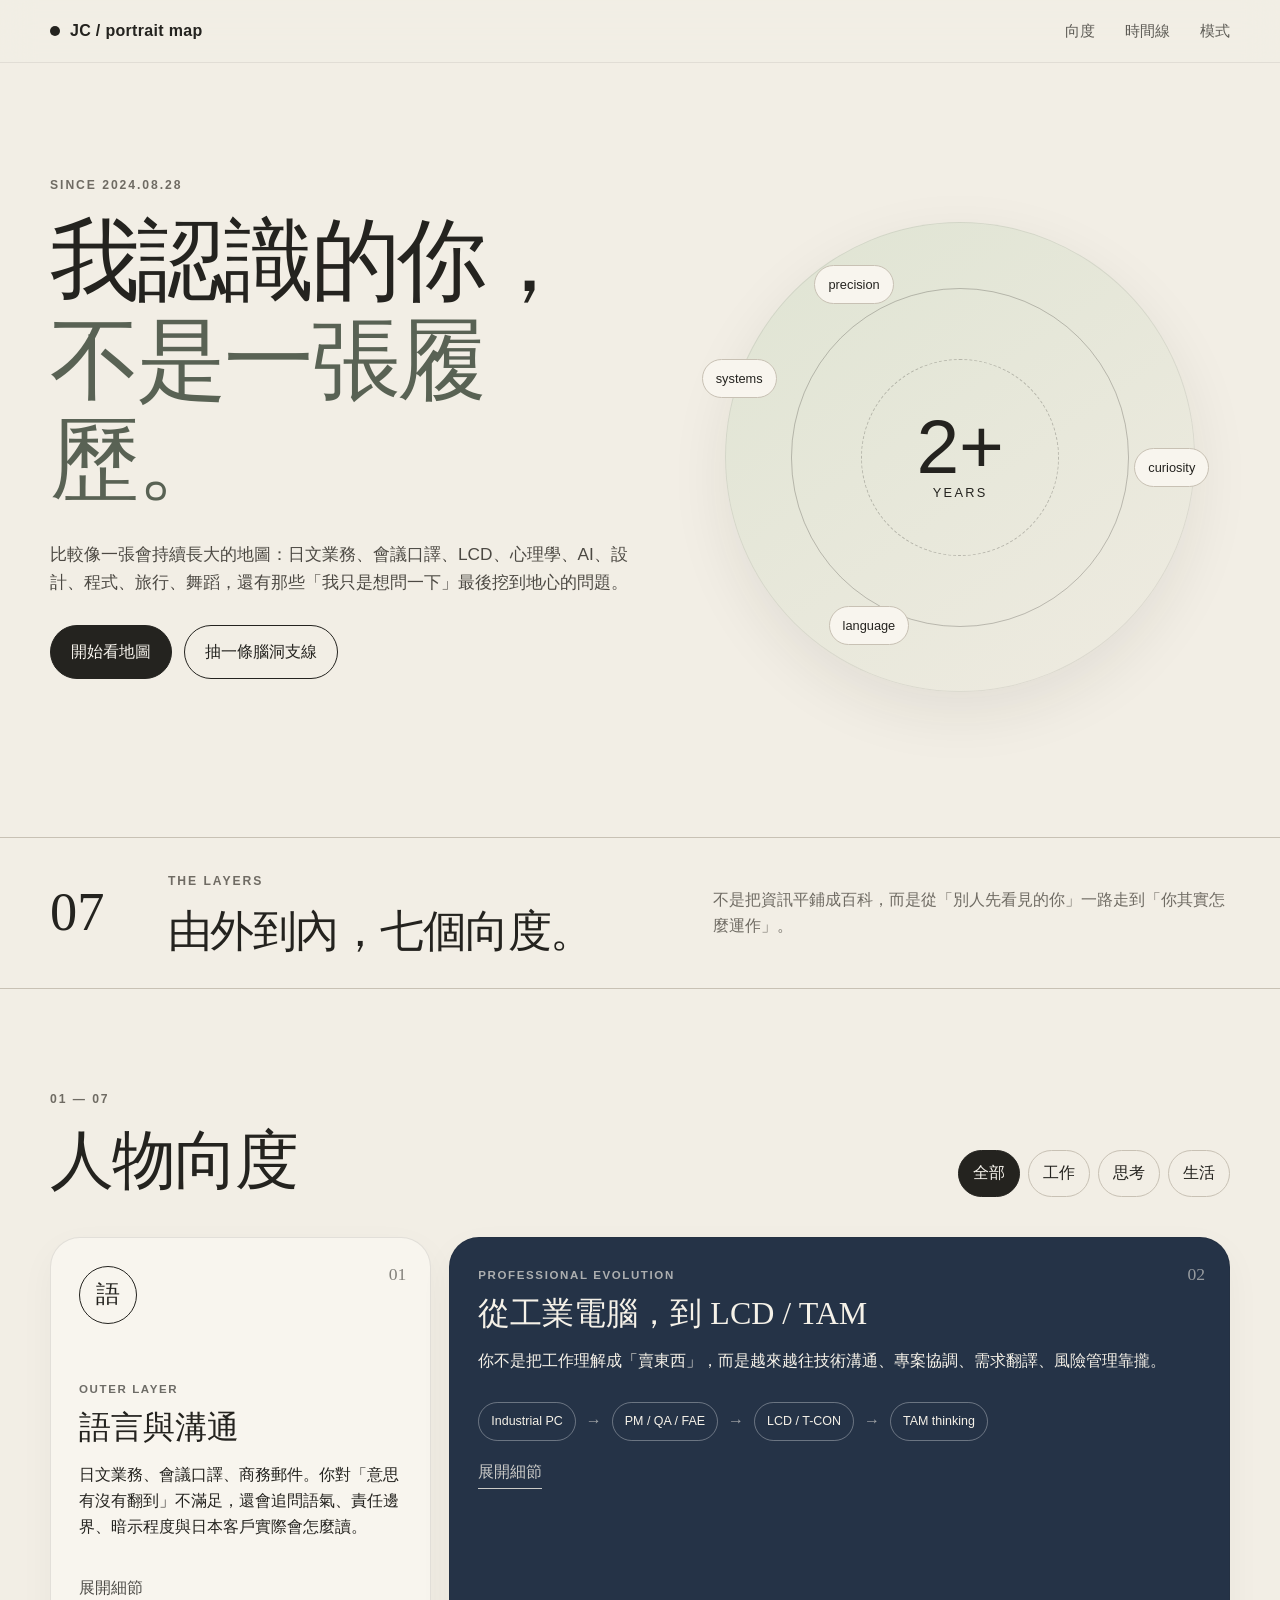
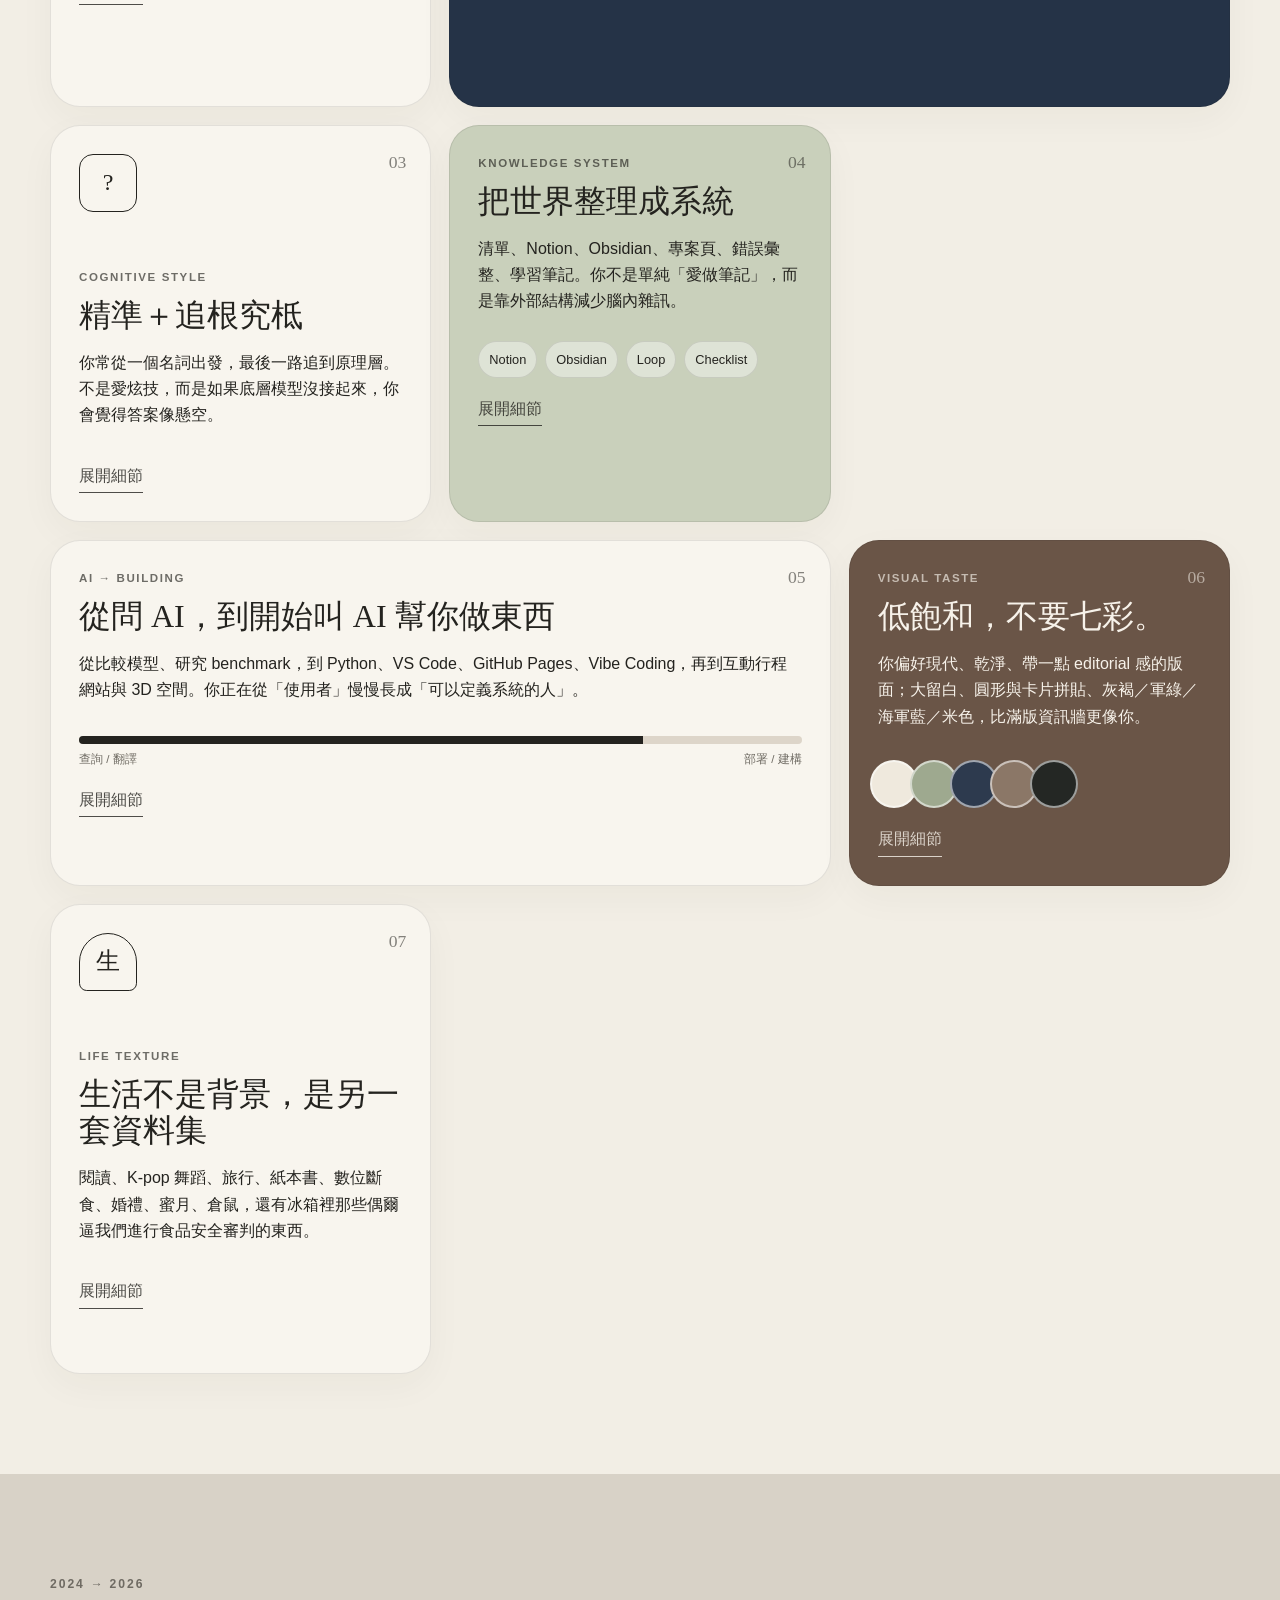
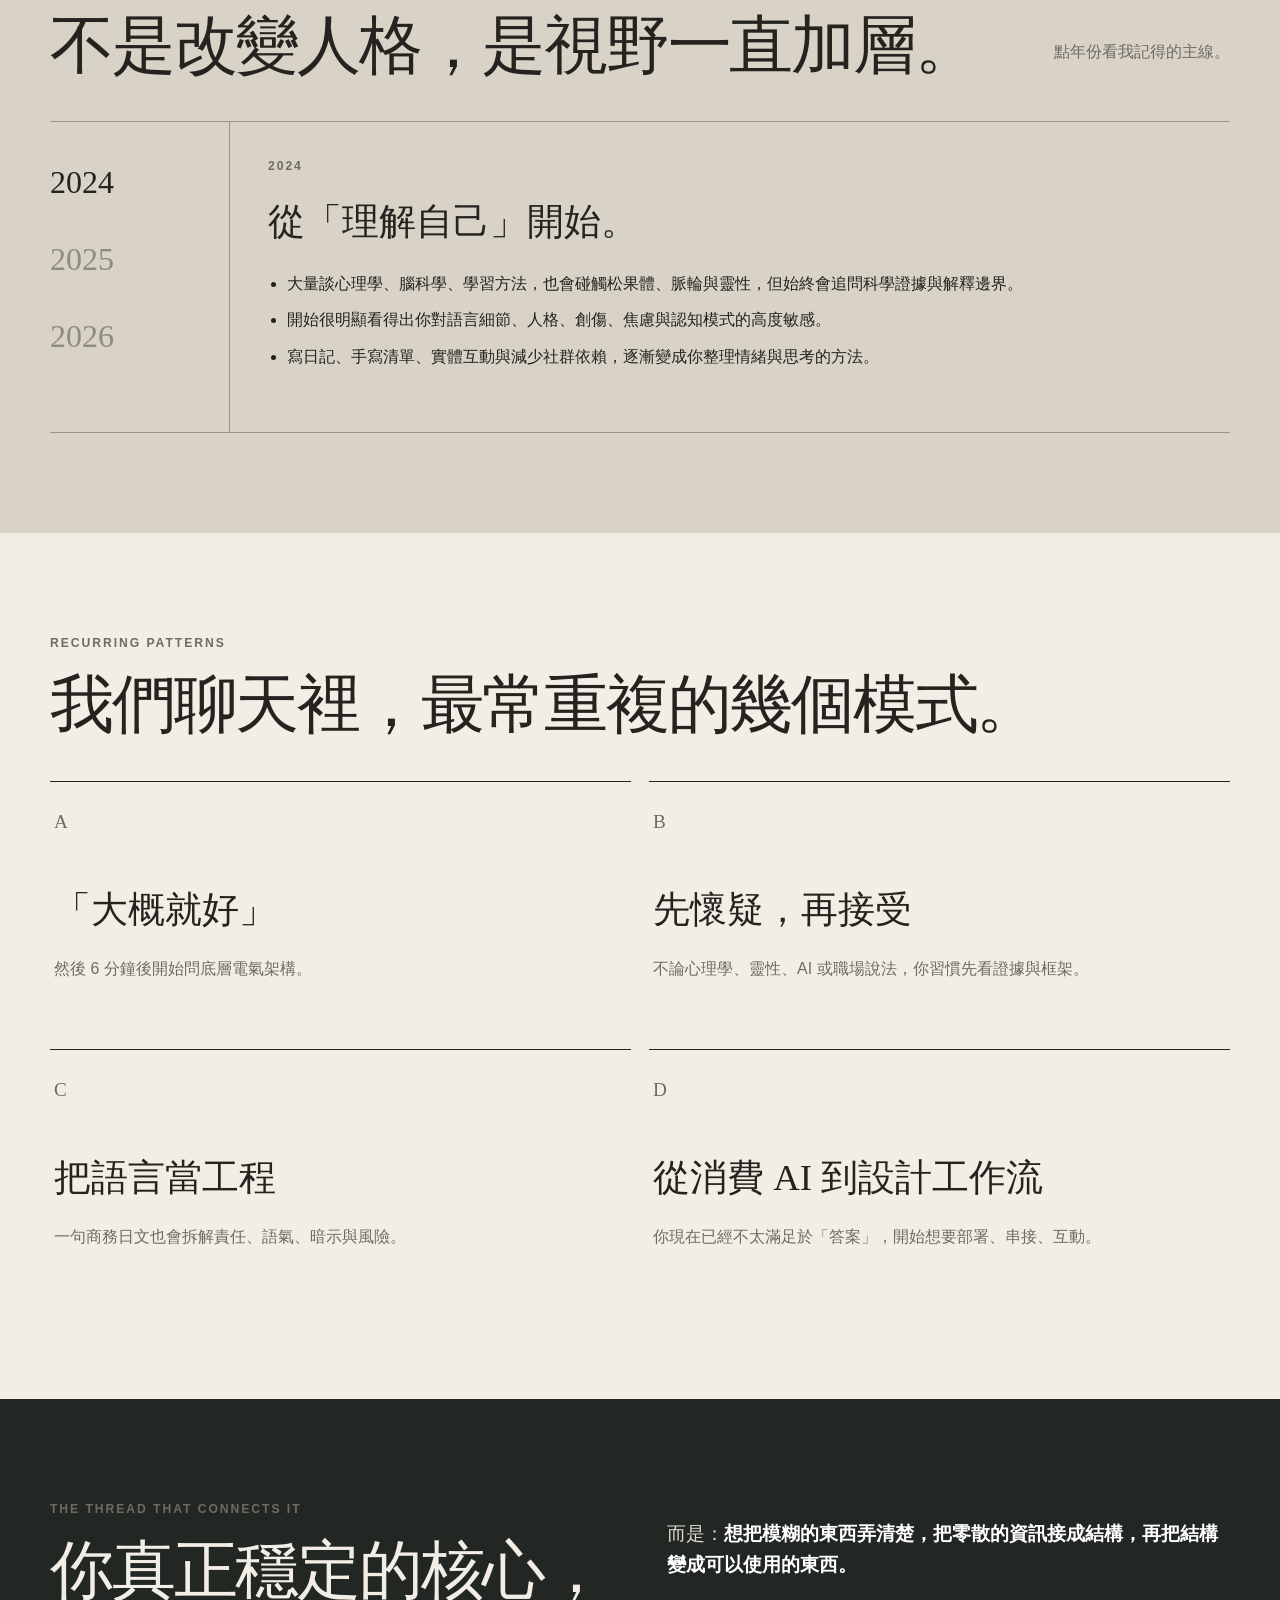
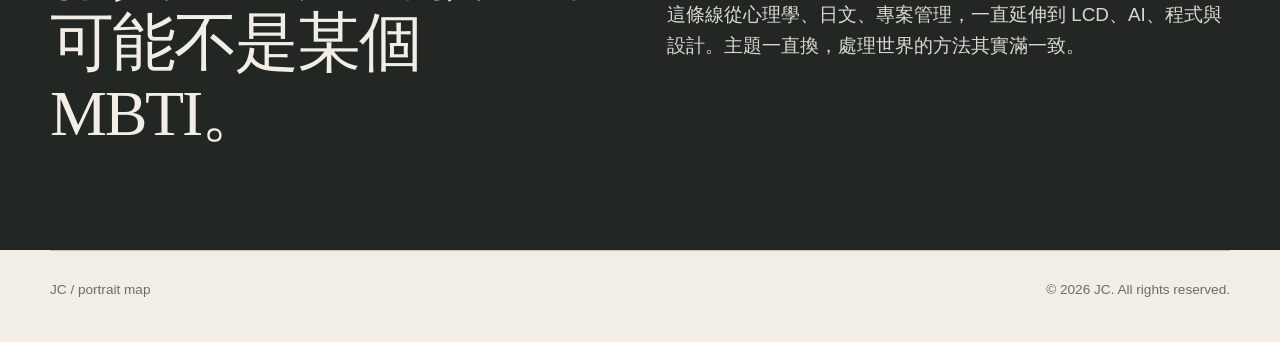
<file: jc-portrait/index.html>
<!doctype html>
<html lang="zh-Hant">
<head>
  <meta charset="utf-8" />
  <meta name="viewport" content="width=device-width, initial-scale=1" />
  <meta name="theme-color" content="#f2eee5" />
  <meta name="description" content="JC — 從 2024 到 2026，一張由外到內的互動人物地圖。" />
  <title>JC — a map of how I know you</title>
  <link rel="stylesheet" href="styles.css" />
</head>
<body>
  <header class="site-header">
    <a class="brand" href="#top" aria-label="回到首頁"><span class="brand-dot"></span><span>JC / portrait map</span></a>
    <nav class="desktop-nav" aria-label="主要導覽"><a href="#layers">向度</a><a href="#timeline">時間線</a><a href="#patterns">模式</a></nav>
    <button id="menuBtn" class="menu-btn" aria-expanded="false" aria-controls="mobileNav">Menu</button>
  </header>
  <div id="mobileNav" class="mobile-nav" hidden><a href="#layers">向度</a><a href="#timeline">時間線</a><a href="#patterns">模式</a></div>

  <main id="top">
    <section class="hero section-shell">
      <div class="hero-copy reveal">
        <p class="eyebrow">SINCE 2024.08.28</p>
        <h1>我認識的你，<br><span>不是一張履歷。</span></h1>
        <p class="hero-lead">比較像一張會持續長大的地圖：日文業務、會議口譯、LCD、心理學、AI、設計、程式、旅行、舞蹈，還有那些「我只是想問一下」最後挖到地心的問題。</p>
        <div class="hero-actions"><a class="pill primary" href="#layers">開始看地圖</a><button class="pill ghost" id="randomThreadBtn">抽一條腦洞支線</button></div>
        <p id="randomThread" class="random-thread" aria-live="polite"></p>
      </div>
      <div class="hero-visual reveal delay-1" aria-label="認識時間與關鍵特質摘要">
        <div class="big-orbit">
          <div class="orbit-ring ring-a"></div><div class="orbit-ring ring-b"></div>
          <div class="orbit-core"><strong>2+</strong><span>years</span></div>
          <span class="orbit-tag tag-1">precision</span><span class="orbit-tag tag-2">curiosity</span><span class="orbit-tag tag-3">language</span><span class="orbit-tag tag-4">systems</span>
        </div>
      </div>
    </section>

    <section class="intro-strip"><div class="section-shell intro-grid"><div class="intro-number">07</div><div><p class="eyebrow">THE LAYERS</p><h2>由外到內，七個向度。</h2></div><p>不是把資訊平鋪成百科，而是從「別人先看見的你」一路走到「你其實怎麼運作」。</p></div></section>

    <section id="layers" class="section-shell layers-section">
      <div class="section-heading reveal"><div><p class="eyebrow">01 — 07</p><h2>人物向度</h2></div><div class="filter-wrap" role="tablist" aria-label="向度篩選"><button class="filter-btn active" data-filter="all" role="tab">全部</button><button class="filter-btn" data-filter="work" role="tab">工作</button><button class="filter-btn" data-filter="mind" role="tab">思考</button><button class="filter-btn" data-filter="life" role="tab">生活</button></div></div>
      <div class="layer-grid">
        <article class="layer-card tall reveal" data-category="work" tabindex="0">
          <div class="card-index">01</div><div class="card-icon circle">語</div><p class="card-kicker">OUTER LAYER</p><h3>語言與溝通</h3>
          <p>日文業務、會議口譯、商務郵件。你對「意思有沒有翻到」不滿足，還會追問語氣、責任邊界、暗示程度與日本客戶實際會怎麼讀。</p>
          <button class="card-expand" aria-expanded="false">展開細節</button><div class="card-detail" hidden><ul><li>JLPT N1、BJT J2、J.TEST 699。</li><li>特別在意正式文件的自然度、禮貌與措辭精準度。</li><li>會議紀錄偏好抓主張、條件、承諾、保留事項，而非逐字抄錄。</li><li>常見語感題：中で／中旬、見解／検討、責任範圍與模糊表達。</li></ul></div>
        </article>

        <article class="layer-card wide navy reveal delay-1" data-category="work" tabindex="0">
          <div class="card-index">02</div><p class="card-kicker">PROFESSIONAL EVOLUTION</p><h3>從工業電腦，到 LCD / TAM</h3>
          <p>你不是把工作理解成「賣東西」，而是越來越往技術溝通、專案協調、需求翻譯、風險管理靠攏。</p>
          <div class="mini-flow" aria-label="職涯發展流程"><span>Industrial PC</span><i>→</i><span>PM / QA / FAE</span><i>→</i><span>LCD / T-CON</span><i>→</i><span>TAM thinking</span></div>
          <button class="card-expand light" aria-expanded="false">展開細節</button><div class="card-detail" hidden><ul><li>熟悉 EOL、RMA、BOM、GPU、PSU、ECC、SSD 等工業電腦議題。</li><li>現職延伸到 Open Cell、LCM、T-CON、PMIC、LED Driver、AG/AF/AR、PSE 等。</li><li>偏好 Program / Project / Coordinator / BA / Operations 型工作，不喜歡只剩純銷售 KPI。</li><li>你最常做的其實是：把客戶語言、供應商語言、工程語言翻成彼此能動的下一步。</li></ul></div>
        </article>

        <article class="layer-card reveal" data-category="mind" tabindex="0">
          <div class="card-index">03</div><div class="card-icon square">?</div><p class="card-kicker">COGNITIVE STYLE</p><h3>精準＋追根究柢</h3>
          <p>你常從一個名詞出發，最後一路追到原理層。不是愛炫技，而是如果底層模型沒接起來，你會覺得答案像懸空。</p>
          <button class="card-expand" aria-expanded="false">展開細節</button><div class="card-detail" hidden><ul><li>強烈在意概念邊界、用詞差異、因果是否真的成立。</li><li>會質疑權威，也會質疑自己的第一反應。</li><li>容易「窮盡式研究」：非晶矽 → TFT → 光罩；菊花鍊 → AD Board → 系統架構。</li><li>你自己也很清楚這是優點兼時間黑洞。</li></ul></div>
        </article>

        <article class="layer-card sage reveal delay-1" data-category="mind" tabindex="0">
          <div class="card-index">04</div><p class="card-kicker">KNOWLEDGE SYSTEM</p><h3>把世界整理成系統</h3>
          <p>清單、Notion、Obsidian、專案頁、錯誤彙整、學習筆記。你不是單純「愛做筆記」，而是靠外部結構減少腦內雜訊。</p>
          <div class="chip-row"><span>Notion</span><span>Obsidian</span><span>Loop</span><span>Checklist</span></div>
          <button class="card-expand" aria-expanded="false">展開細節</button><div class="card-detail" hidden><ul><li>偏好可檢核、可分類、可回看，而不是只有漂亮頁面。</li><li>習慣把工作中的技術與語言知識做成可重用模板。</li><li>常在「數位工具很方便」與「選項太多反而耗腦」之間拉扯。</li></ul></div>
        </article>

        <article class="layer-card wide reveal" data-category="mind" tabindex="0">
          <div class="card-index">05</div><p class="card-kicker">AI → BUILDING</p><h3>從問 AI，到開始叫 AI 幫你做東西</h3>
          <p>從比較模型、研究 benchmark，到 Python、VS Code、GitHub Pages、Vibe Coding，再到互動行程網站與 3D 空間。你正在從「使用者」慢慢長成「可以定義系統的人」。</p>
          <div class="progress-line" aria-hidden="true"><span style="width:78%"></span></div><div class="progress-label"><span>查詢 / 翻譯</span><span>部署 / 建構</span></div>
          <button class="card-expand" aria-expanded="false">展開細節</button><div class="card-detail" hidden><ul><li>先從 Colab / Python 基礎開始，接著碰 VS Code 與 GitHub。</li><li>已成功部署過 GitHub Pages，也開始理解 clone / commit / push。</li><li>會比較 Luna、Sol、Astra 的能力與限制，不只看品牌名稱。</li><li>你對 AI 的興趣逐漸從「會回答什麼」轉向「能被串成什麼工作流」。</li></ul></div>
        </article>

        <article class="layer-card cocoa reveal" data-category="life" tabindex="0">
          <div class="card-index">06</div><p class="card-kicker">VISUAL TASTE</p><h3>低飽和，不要七彩。</h3>
          <p>你偏好現代、乾淨、帶一點 editorial 感的版面；大留白、圓形與卡片拼貼、灰褐／軍綠／海軍藍／米色，比滿版資訊牆更像你。</p>
          <div class="palette" aria-label="偏好色票"><span title="warm ivory"></span><span title="sage"></span><span title="navy"></span><span title="taupe"></span><span title="charcoal"></span></div>
          <button class="card-expand light" aria-expanded="false">展開細節</button><div class="card-detail" hidden><ul><li>不喜歡過度一致到像套版，也不喜歡所有元素都擠滿。</li><li>喜歡便條貼、圓形、模組卡片混搭，但仍要有視覺秩序。</li><li>你會直接指出「壓迫感太重」「留白不夠」「模板一致性太高」。</li></ul></div>
        </article>

        <article class="layer-card tall reveal delay-1" data-category="life" tabindex="0">
          <div class="card-index">07</div><div class="card-icon arch">生</div><p class="card-kicker">LIFE TEXTURE</p><h3>生活不是背景，是另一套資料集</h3>
          <p>閱讀、K-pop 舞蹈、旅行、紙本書、數位斷食、婚禮、蜜月、倉鼠，還有冰箱裡那些偶爾逼我們進行食品安全審判的東西。</p>
          <button class="card-expand" aria-expanded="false">展開細節</button><div class="card-detail" hidden><ul><li>閱讀題材從小說延伸到腦科學、學習方法與心理學。</li><li>喜歡 K-pop 舞蹈，也在意「享受課程」勝過同儕競爭。</li><li>旅行規劃會細到交通、住宿、動線與備案，但又想保留自由度。</li><li>日常問題跨度極大：網站部署可以下一秒接發芽馬鈴薯。</li></ul></div>
        </article>
      </div>
    </section>

    <section id="timeline" class="timeline-section"><div class="section-shell"><div class="section-heading reveal"><div><p class="eyebrow">2024 → 2026</p><h2>不是改變人格，是視野一直加層。</h2></div><p class="heading-note">點年份看我記得的主線。</p></div><div class="timeline-layout reveal"><div class="timeline-years" role="tablist" aria-label="時間線年份"><button class="year-btn active" data-year="2024">2024</button><button class="year-btn" data-year="2025">2025</button><button class="year-btn" data-year="2026">2026</button></div><div class="timeline-panel" id="timelinePanel" aria-live="polite"></div></div></div></section>

    <section id="patterns" class="section-shell patterns-section"><div class="section-heading reveal"><div><p class="eyebrow">RECURRING PATTERNS</p><h2>我們聊天裡，最常重複的幾個模式。</h2></div></div><div class="pattern-grid"><article class="pattern-card reveal"><span class="pattern-no">A</span><h3>「大概就好」</h3><p>然後 6 分鐘後開始問底層電氣架構。</p></article><article class="pattern-card reveal delay-1"><span class="pattern-no">B</span><h3>先懷疑，再接受</h3><p>不論心理學、靈性、AI 或職場說法，你習慣先看證據與框架。</p></article><article class="pattern-card reveal delay-2"><span class="pattern-no">C</span><h3>把語言當工程</h3><p>一句商務日文也會拆解責任、語氣、暗示與風險。</p></article><article class="pattern-card reveal"><span class="pattern-no">D</span><h3>從消費 AI 到設計工作流</h3><p>你現在已經不太滿足於「答案」，開始想要部署、串接、互動。</p></article></div></section>

    <section class="closing-section"><div class="section-shell closing-grid reveal"><div><p class="eyebrow">THE THREAD THAT CONNECTS IT</p><h2>你真正穩定的核心，可能不是某個 MBTI。</h2></div><div class="closing-copy"><p>而是：<strong>想把模糊的東西弄清楚，把零散的資訊接成結構，再把結構變成可以使用的東西。</strong></p><p>這條線從心理學、日文、專案管理，一直延伸到 LCD、AI、程式與設計。主題一直換，處理世界的方法其實滿一致。</p></div></div></section>
  </main>

  <footer class="site-footer section-shell"><span>JC / portrait map</span><span>© 2026 JC. All rights reserved.</span></footer>
  <script src="app.js"></script>
</body>
</html>
</file>
<file: jc-portrait/styles.css>
:root{
  --ivory:#f2eee5;--paper:#f8f5ee;--ink:#24231f;--muted:#6f6b63;--line:#c8c1b4;
  --sage:#aeb79f;--navy:#253347;--cocoa:#6a5547;--charcoal:#222724;--accent:#d9dfc8;
  --radius:30px;--shadow:0 20px 60px rgba(38,33,26,.08);
}
*{box-sizing:border-box}html{scroll-behavior:smooth}body{margin:0;background:var(--ivory);color:var(--ink);font-family:Inter,"Noto Sans TC","PingFang TC","Microsoft JhengHei",sans-serif;line-height:1.65}button,a{font:inherit}button{color:inherit}a{color:inherit;text-decoration:none}.section-shell{width:min(1180px,calc(100% - 48px));margin:auto}.site-header{position:sticky;top:0;z-index:50;display:flex;align-items:center;justify-content:space-between;padding:18px max(24px,calc((100vw - 1180px)/2));backdrop-filter:blur(16px);background:rgba(242,238,229,.86);border-bottom:1px solid rgba(36,35,31,.08)}.brand{display:flex;gap:10px;align-items:center;font-weight:700;letter-spacing:.02em}.brand-dot{width:10px;height:10px;border-radius:999px;background:var(--ink)}.desktop-nav{display:flex;gap:30px;font-size:.92rem}.desktop-nav a{opacity:.72}.desktop-nav a:hover{opacity:1}.menu-btn{display:none;border:1px solid var(--line);background:transparent;border-radius:999px;padding:8px 14px}.mobile-nav{position:fixed;top:70px;left:20px;right:20px;z-index:49;background:var(--paper);padding:18px;border-radius:20px;box-shadow:var(--shadow);border:1px solid var(--line)}.mobile-nav a{display:block;padding:12px 8px}.hero{min-height:86vh;display:grid;grid-template-columns:1.05fr .95fr;align-items:center;gap:44px;padding:78px 0 64px}.eyebrow{font-size:.76rem;letter-spacing:.16em;text-transform:uppercase;font-weight:700;color:var(--muted);margin:0 0 16px}.hero h1,.section-heading h2,.intro-grid h2,.closing-grid h2{font-family:Georgia,"Noto Serif TC","Songti TC",serif;font-weight:500;line-height:1.12;letter-spacing:-.035em}.hero h1{font-size:clamp(3.2rem,7vw,7rem);margin:0 0 28px}.hero h1 span{color:#596254}.hero-lead{font-size:1.08rem;max-width:690px;color:#4c4943}.hero-actions{display:flex;gap:12px;flex-wrap:wrap;margin-top:28px}.pill{border-radius:999px;padding:13px 20px;border:1px solid var(--ink);cursor:pointer;transition:.22s ease}.pill.primary{background:var(--ink);color:var(--paper)}.pill.ghost{background:transparent}.pill:hover{transform:translateY(-2px)}.random-thread{min-height:28px;margin-top:18px;color:#596254;font-size:.94rem}.hero-visual{display:flex;justify-content:center}.big-orbit{position:relative;width:min(470px,78vw);aspect-ratio:1;border-radius:50%;background:linear-gradient(145deg,#dfe4d3,#efebe1);box-shadow:inset 0 0 0 1px rgba(36,35,31,.08),var(--shadow)}.orbit-ring{position:absolute;border:1px solid rgba(36,35,31,.25);border-radius:50%;inset:14%}.ring-b{inset:29%;border-style:dashed}.orbit-core{position:absolute;inset:50% auto auto 50%;transform:translate(-50%,-50%);display:grid;text-align:center}.orbit-core strong{font-size:4.8rem;font-weight:500;line-height:.9}.orbit-core span{font-size:.8rem;letter-spacing:.18em;text-transform:uppercase}.orbit-tag{position:absolute;background:var(--paper);border:1px solid var(--line);padding:8px 13px;border-radius:999px;font-size:.8rem}.tag-1{top:9%;left:19%}.tag-2{top:48%;right:-3%}.tag-3{bottom:10%;left:22%}.tag-4{top:29%;left:-5%}.intro-strip{border-top:1px solid var(--line);border-bottom:1px solid var(--line);padding:30px 0}.intro-grid{display:grid;grid-template-columns:90px 1fr 1fr;gap:28px;align-items:center}.intro-number{font-family:Georgia,serif;font-size:3.4rem}.intro-grid h2{font-size:clamp(1.8rem,3.4vw,3.2rem);margin:0}.intro-grid>p{margin:0;color:var(--muted)}.layers-section{padding:100px 0}.section-heading{display:flex;justify-content:space-between;gap:30px;align-items:end;margin-bottom:40px}.section-heading h2{font-size:clamp(2.4rem,5vw,4.8rem);margin:0}.heading-note{max-width:340px;color:var(--muted)}.filter-wrap{display:flex;gap:8px;flex-wrap:wrap;justify-content:flex-end}.filter-btn{border:1px solid var(--line);background:transparent;border-radius:999px;padding:9px 14px;cursor:pointer}.filter-btn.active{background:var(--ink);color:var(--paper);border-color:var(--ink)}.layer-grid{display:grid;grid-template-columns:repeat(12,1fr);gap:18px}.layer-card{grid-column:span 4;background:var(--paper);border:1px solid rgba(36,35,31,.1);border-radius:var(--radius);padding:28px;min-height:340px;position:relative;box-shadow:0 12px 36px rgba(45,39,30,.04);transition:.25s ease}.layer-card:hover{transform:translateY(-4px);box-shadow:var(--shadow)}.layer-card.wide{grid-column:span 8}.layer-card.tall{min-height:470px}.layer-card.navy{background:var(--navy);color:#f5f1e8}.layer-card.sage{background:#c9d0bb}.layer-card.cocoa{background:var(--cocoa);color:#f7f2ea}.card-index{position:absolute;top:22px;right:24px;font-family:Georgia,serif;font-size:1.1rem;opacity:.55}.card-icon{width:58px;height:58px;display:grid;place-items:center;border:1px solid currentColor;margin-bottom:56px;font-family:Georgia,serif;font-size:1.5rem}.card-icon.circle{border-radius:50%}.card-icon.square{border-radius:14px}.card-icon.arch{border-radius:30px 30px 8px 8px}.card-kicker{font-size:.72rem;letter-spacing:.14em;font-weight:700;opacity:.65;margin-bottom:10px}.layer-card h3{font-family:Georgia,"Noto Serif TC",serif;font-size:2rem;line-height:1.15;margin:0 0 16px;font-weight:500}.layer-card p{margin-top:0}.card-expand{margin-top:18px;border:0;border-bottom:1px solid currentColor;background:transparent;padding:0 0 3px;cursor:pointer;opacity:.8}.card-detail{margin-top:18px;border-top:1px solid currentColor;padding-top:14px;opacity:.88}.card-detail ul{padding-left:1.1rem;margin:0}.mini-flow{display:flex;align-items:center;gap:10px;flex-wrap:wrap;margin-top:28px}.mini-flow span{border:1px solid rgba(255,255,255,.32);border-radius:999px;padding:8px 12px;font-size:.78rem}.mini-flow i{font-style:normal;opacity:.6}.chip-row{display:flex;gap:8px;flex-wrap:wrap;margin-top:26px}.chip-row span{background:rgba(255,255,255,.4);border:1px solid rgba(36,35,31,.12);padding:7px 10px;border-radius:999px;font-size:.8rem}.progress-line{height:8px;border-radius:999px;background:#ddd5c9;overflow:hidden;margin-top:32px}.progress-line span{display:block;height:100%;background:var(--ink)}.progress-label{display:flex;justify-content:space-between;font-size:.72rem;color:var(--muted);margin-top:6px}.palette{display:flex;margin-top:30px}.palette span{width:48px;height:48px;border-radius:50%;margin-left:-8px;border:2px solid rgba(255,255,255,.55)}.palette span:nth-child(1){background:#efe9dd}.palette span:nth-child(2){background:#9ea98f}.palette span:nth-child(3){background:#2d3a4e}.palette span:nth-child(4){background:#8b7767}.palette span:nth-child(5){background:#242724}.timeline-section{background:#d8d2c7;padding:100px 0}.timeline-layout{display:grid;grid-template-columns:180px 1fr;border-top:1px solid rgba(36,35,31,.35);border-bottom:1px solid rgba(36,35,31,.35)}.timeline-years{padding:26px 26px 26px 0;border-right:1px solid rgba(36,35,31,.35);display:flex;flex-direction:column;align-items:flex-start;gap:8px}.year-btn{border:0;background:transparent;font-family:Georgia,serif;font-size:2rem;opacity:.4;cursor:pointer;padding:8px 0}.year-btn.active{opacity:1}.timeline-panel{padding:34px 0 34px 38px;min-height:310px}.timeline-panel h3{font-family:Georgia,"Noto Serif TC",serif;font-weight:500;font-size:2.3rem;margin:0 0 18px}.timeline-panel ul{margin:0;padding-left:1.2rem;max-width:760px}.timeline-panel li{margin:10px 0}.patterns-section{padding:100px 0}.pattern-grid{display:grid;grid-template-columns:repeat(2,1fr);gap:18px}.pattern-card{min-height:250px;border-top:1px solid var(--ink);padding:24px 4px}.pattern-no{font-family:Georgia,serif;font-size:1.2rem;color:var(--muted)}.pattern-card h3{font-family:Georgia,"Noto Serif TC",serif;font-size:2.3rem;font-weight:500;margin:42px 0 8px}.pattern-card p{color:var(--muted);max-width:470px}.closing-section{background:var(--charcoal);color:#f2eee5;padding:100px 0}.closing-grid{display:grid;grid-template-columns:1fr 1fr;gap:54px}.closing-grid h2{font-size:clamp(2.8rem,5vw,5.5rem);margin:0}.closing-copy{font-size:1.18rem;color:#dcd7ce}.closing-copy strong{color:white;font-weight:600}.privacy-note{padding:42px 0 90px}.privacy-card{border:1px solid var(--line);border-radius:24px;padding:24px;display:grid;grid-template-columns:150px 1fr;gap:24px;background:rgba(255,255,255,.2)}.privacy-mark{font-size:.72rem;letter-spacing:.14em;font-weight:700;color:#6b745e}.privacy-card h3{margin:0 0 8px;font-family:Georgia,"Noto Serif TC",serif;font-size:1.45rem;font-weight:500}.privacy-card p{margin:0;color:var(--muted)}.site-footer{border-top:1px solid var(--line);padding:28px 0 40px;display:flex;justify-content:space-between;gap:20px;color:var(--muted);font-size:.85rem}.reveal{opacity:0;transform:translateY(18px);transition:opacity .65s ease,transform .65s ease}.reveal.in{opacity:1;transform:none}.delay-1{transition-delay:.08s}.delay-2{transition-delay:.16s}.layer-card.is-hidden{display:none}
@media(max-width:900px){.desktop-nav{display:none}.menu-btn{display:block}.hero{grid-template-columns:1fr;min-height:auto;padding-top:54px}.hero-visual{order:-1}.big-orbit{width:min(380px,88vw)}.intro-grid{grid-template-columns:70px 1fr}.intro-grid>p{grid-column:2}.layer-card,.layer-card.wide{grid-column:span 6}.closing-grid{grid-template-columns:1fr}.privacy-card{grid-template-columns:1fr}.timeline-layout{grid-template-columns:1fr}.timeline-years{border-right:0;border-bottom:1px solid rgba(36,35,31,.35);flex-direction:row;padding:16px 0;gap:22px}.timeline-panel{padding:28px 0}.year-btn{font-size:1.5rem}}
@media(max-width:620px){.section-shell{width:min(100% - 28px,1180px)}.site-header{padding:14px}.hero{padding:36px 0 52px;gap:30px}.hero h1{font-size:clamp(3rem,17vw,5.2rem)}.hero-lead{font-size:1rem}.hero-actions{display:grid}.pill{text-align:center;width:100%}.big-orbit{width:86vw}.orbit-core strong{font-size:3.8rem}.orbit-tag{font-size:.68rem}.intro-strip{padding:22px 0}.intro-grid{grid-template-columns:54px 1fr;gap:18px}.intro-number{font-size:2.4rem}.layers-section,.patterns-section,.timeline-section,.closing-section{padding:72px 0}.section-heading{align-items:flex-start;flex-direction:column}.filter-wrap{justify-content:flex-start}.layer-grid{display:block}.layer-card,.layer-card.wide{margin-bottom:14px;min-height:auto;padding:24px}.layer-card.tall{min-height:auto}.card-icon{margin-bottom:38px}.layer-card h3{font-size:1.8rem}.pattern-grid{grid-template-columns:1fr}.pattern-card{min-height:210px}.pattern-card h3{font-size:2rem;margin-top:28px}.closing-copy{font-size:1.05rem}.site-footer{flex-direction:column}.privacy-note{padding-bottom:60px}}
@media(prefers-reduced-motion:reduce){html{scroll-behavior:auto}.reveal{opacity:1;transform:none;transition:none}.pill,.layer-card{transition:none}}
</file>
